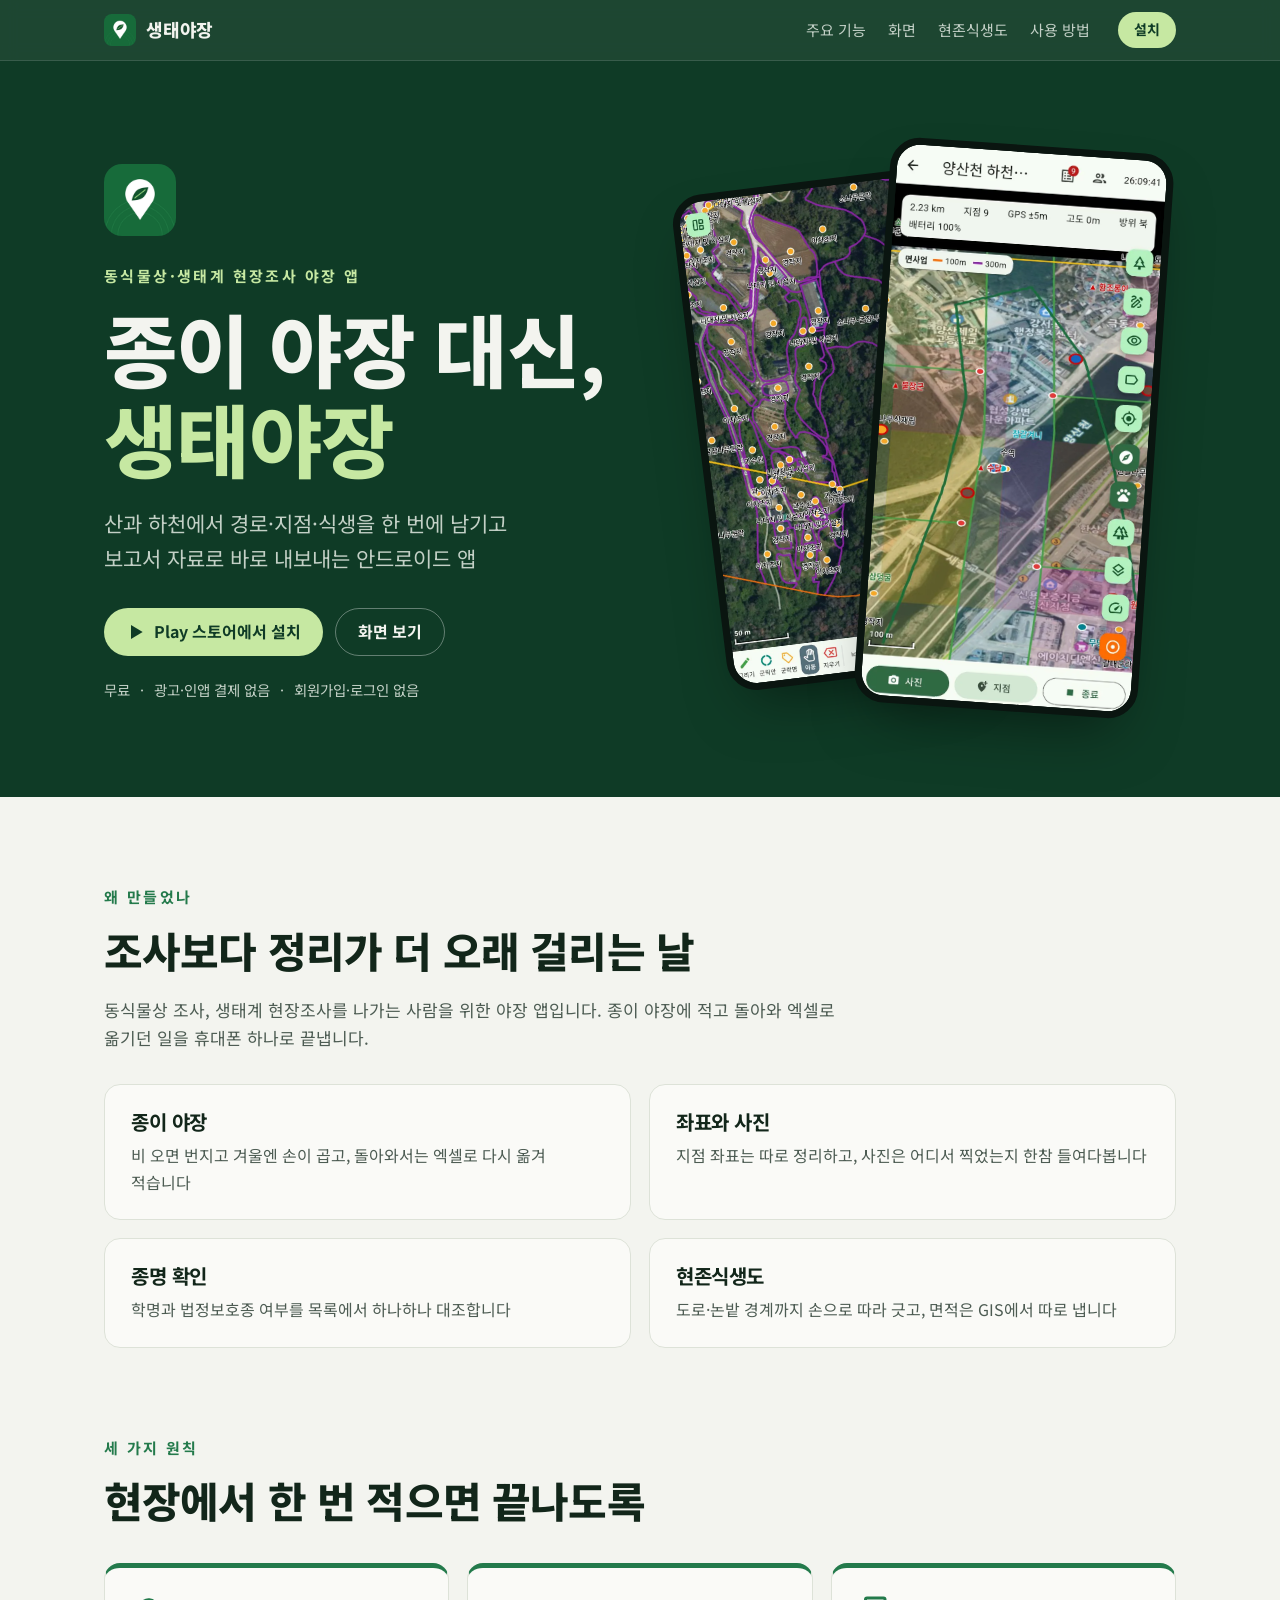
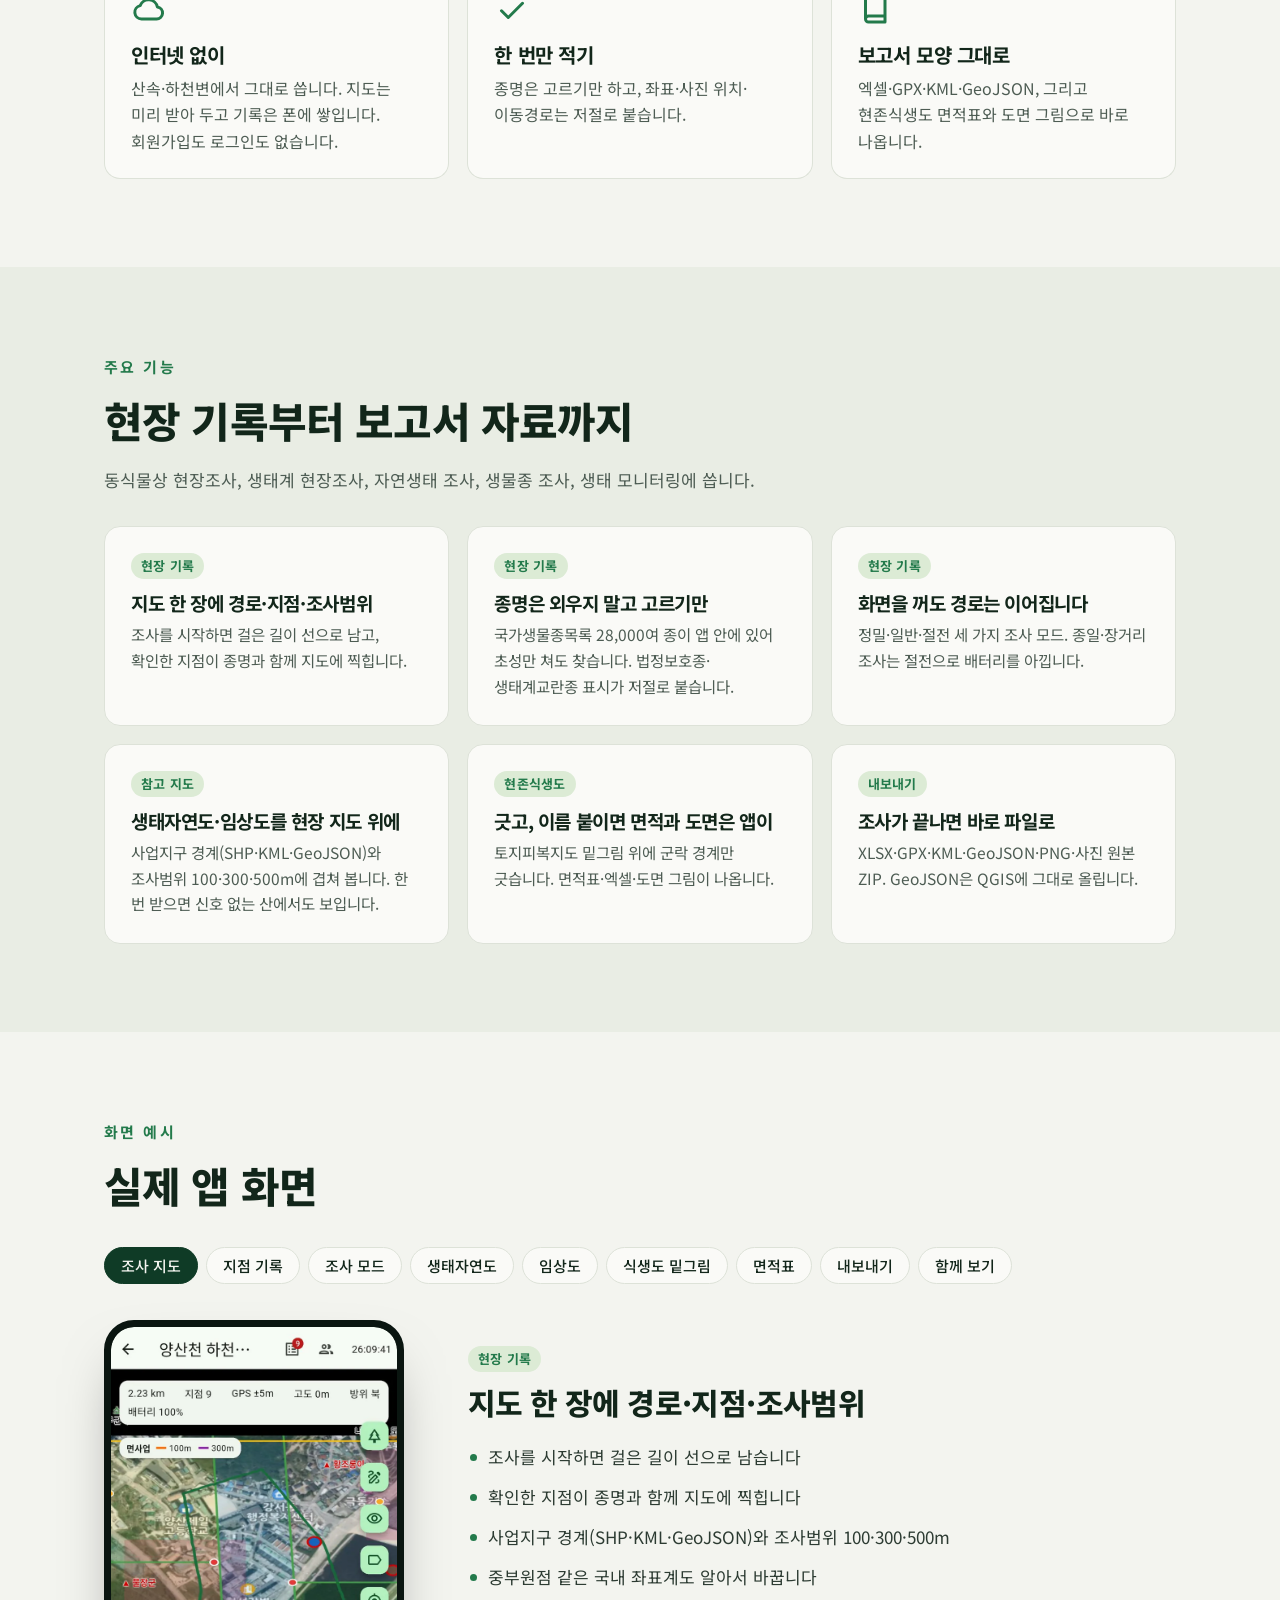
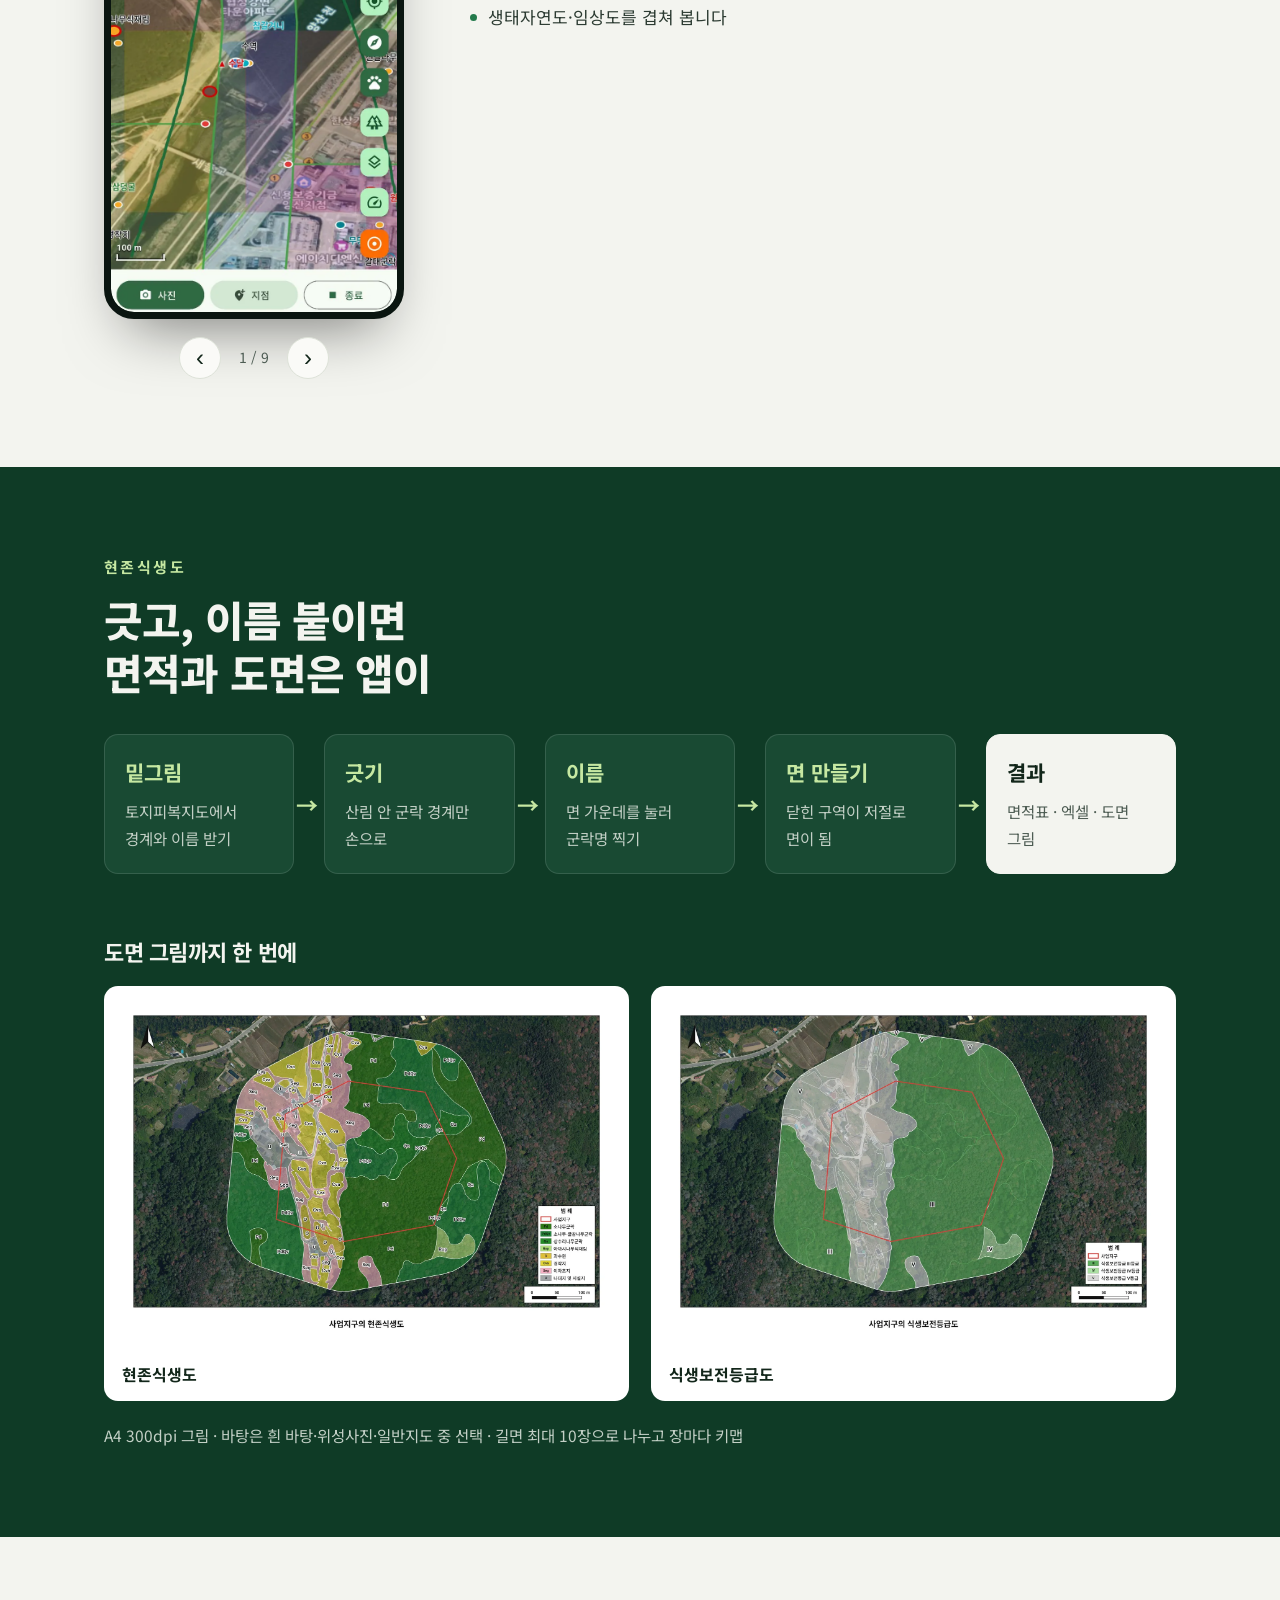
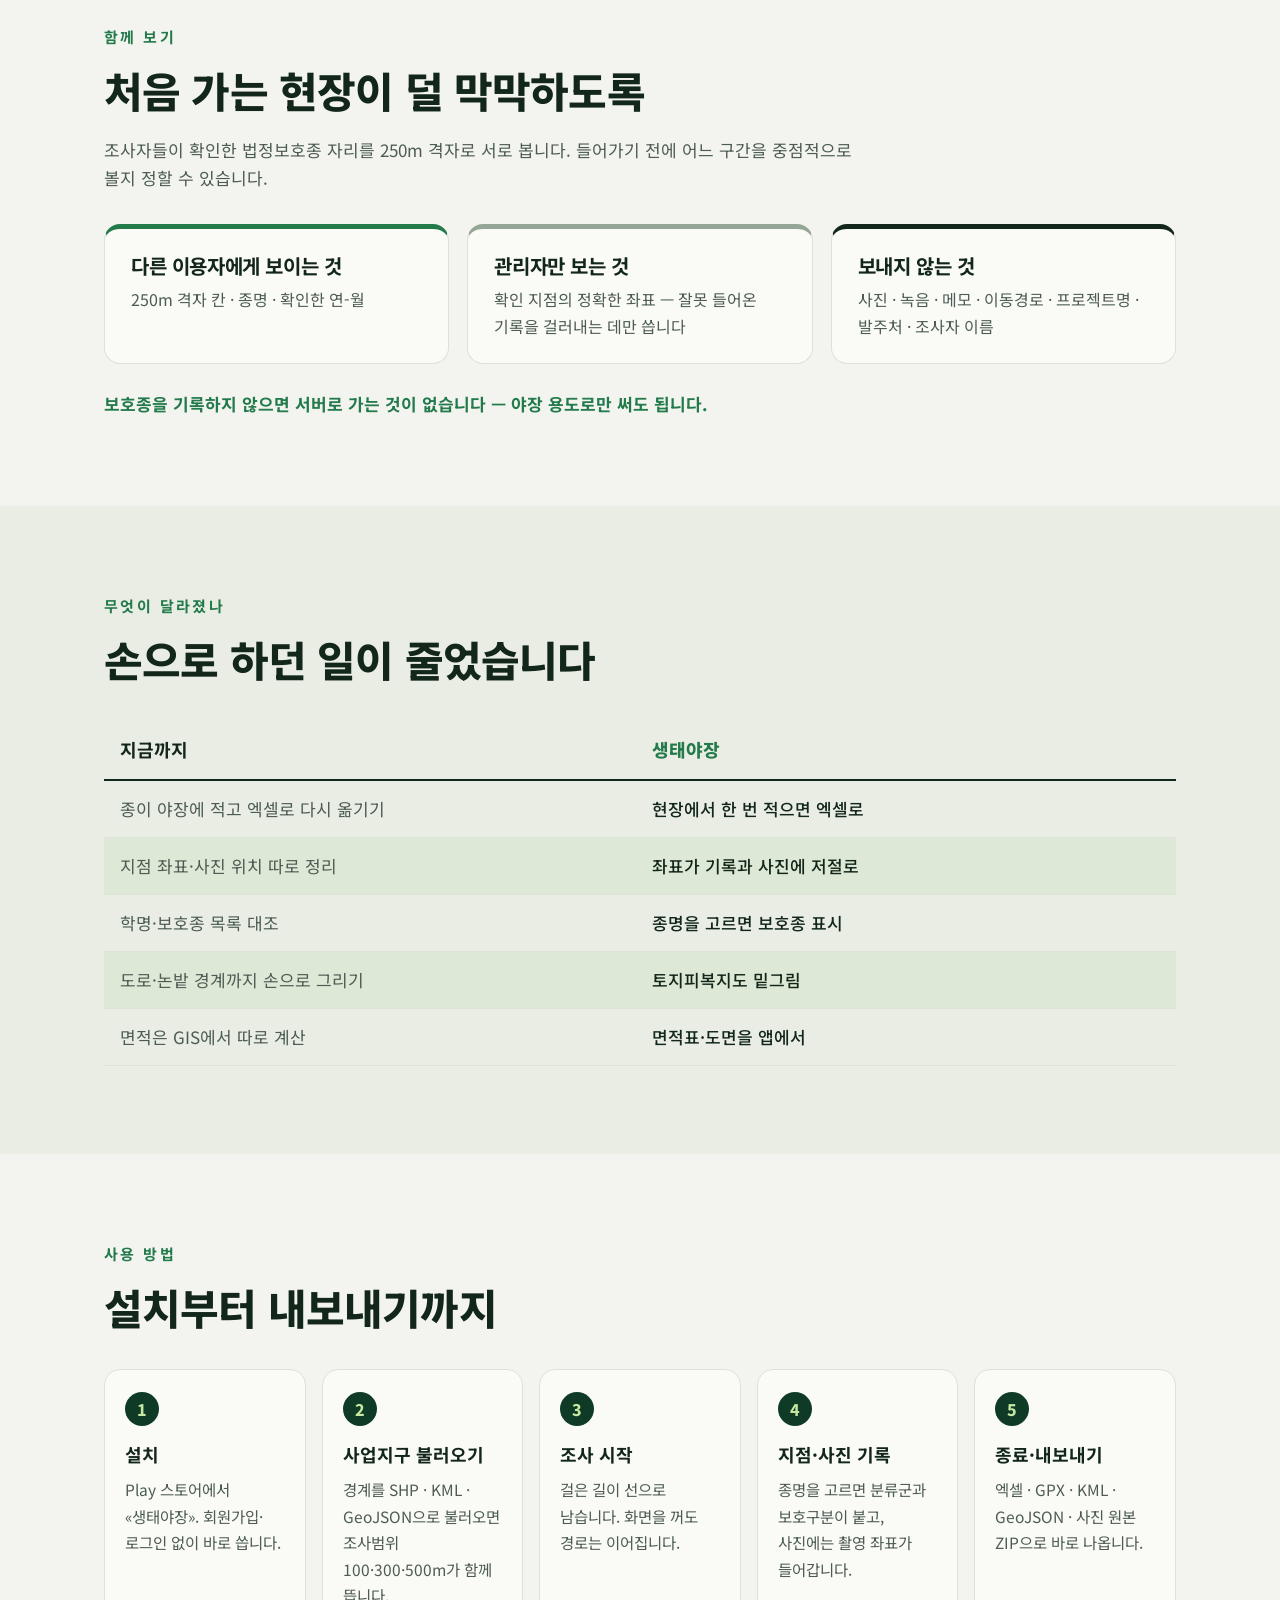
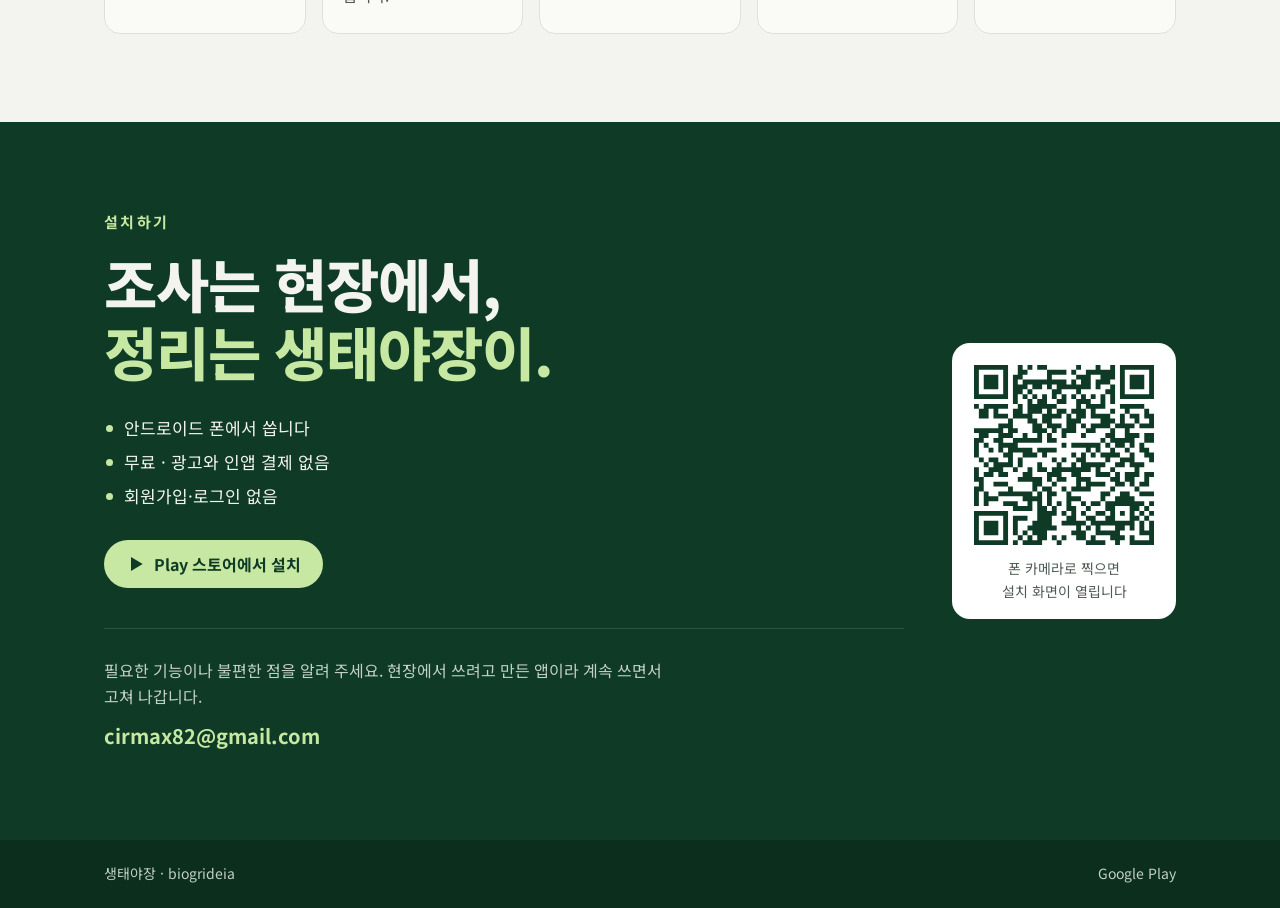
<file: index.html>
<!doctype html>
<html lang="ko">
<head>
  <meta charset="utf-8" />
  <meta name="viewport" content="width=device-width, initial-scale=1" />
  <title>생태야장 | 동식물상·생태계 현장조사 야장 앱</title>
  <meta name="description" content="동식물상 조사·생태계 현장조사용 야장 앱. 산과 하천에서 경로·지점·식생을 한 번에 남기고 엑셀·GPX·KML·GeoJSON, 현존식생도 면적표·도면으로 바로 내보냅니다. 무료 안드로이드 앱, 회원가입 없음." />
  <meta name="theme-color" content="#0f3b26" />
  <meta name="naver-site-verification" content="f7205cc907d71b152630862e773afa2a04a1718e" />
  <link rel="canonical" href="https://yajang.biogrideia.com/" />
  <link rel="icon" type="image/png" href="favicon.png" />
  <link rel="apple-touch-icon" href="apple-touch-icon.png" />

  <meta property="og:type" content="website" />
  <meta property="og:locale" content="ko_KR" />
  <meta property="og:site_name" content="생태야장" />
  <meta property="og:title" content="종이 야장 대신, 생태야장 — 동식물상·생태계 현장조사 앱" />
  <meta property="og:description" content="동식물상 조사·생태계 현장조사용 야장 앱. 산과 하천에서 경로·지점·식생을 한 번에 남기고 보고서 자료로 바로 내보냅니다." />
  <meta property="og:url" content="https://yajang.biogrideia.com/" />
  <meta property="og:image" content="https://yajang.biogrideia.com/img/og.png" />
  <meta property="og:image:width" content="1200" />
  <meta property="og:image:height" content="630" />
  <meta name="twitter:card" content="summary_large_image" />

  <link rel="preconnect" href="https://fonts.googleapis.com" />
  <link rel="preconnect" href="https://fonts.gstatic.com" crossorigin />
  <link rel="stylesheet" href="https://fonts.googleapis.com/css2?family=Noto+Sans+KR:wght@400;500;700;800&display=swap" />
  <link rel="stylesheet" href="css/style.css?v=1" />

  <script type="application/ld+json">
  {
    "@context": "https://schema.org",
    "@type": "SoftwareApplication",
    "name": "생태야장",
    "operatingSystem": "Android",
    "applicationCategory": "UtilitiesApplication",
    "description": "동식물상 조사·생태계 현장조사용 야장 앱. 산과 하천에서 경로·지점·식생을 한 번에 남기고 보고서 자료로 바로 내보내는 안드로이드 앱",
    "url": "https://yajang.biogrideia.com/",
    "downloadUrl": "https://play.google.com/store/apps/details?id=com.biogrideia.field",
    "offers": { "@type": "Offer", "price": "0", "priceCurrency": "KRW" }
  }
  </script>
</head>
<body>
  <a class="skip" href="#main">본문 바로가기</a>

  <header class="top">
    <div class="wrap top-in">
      <a class="brand" href="#top" aria-label="생태야장 처음으로">
        <img src="img/icon-192.png" width="32" height="32" alt="" />
        <span>생태야장</span>
      </a>
      <nav class="nav" aria-label="페이지 안 이동">
        <a href="#features">주요 기능</a>
        <a href="#screens">화면</a>
        <a href="#vegetation">현존식생도</a>
        <a href="#howto">사용 방법</a>
      </nav>
      <a class="btn btn-sm btn-dark" href="#install">설치</a>
    </div>
  </header>

  <main id="main">
    <!-- 첫 화면 -->
    <section class="hero" id="top">
      <div class="wrap hero-in">
        <div class="hero-text">
          <img class="hero-icon" src="img/icon-192.png" width="72" height="72" alt="생태야장 앱 아이콘" />
          <p class="eyebrow eyebrow-light">동식물상·생태계 현장조사 야장 앱</p>
          <h1>종이 야장 대신,<br /><em>생태야장</em></h1>
          <p class="lead">산과 하천에서 경로·지점·식생을 한 번에 남기고<br class="br-wide" /> 보고서 자료로 바로 내보내는 안드로이드 앱</p>
          <div class="cta">
            <a class="btn btn-play" href="https://play.google.com/store/apps/details?id=com.biogrideia.field" target="_blank" rel="noopener">
              <svg viewBox="0 0 24 24" width="20" height="20" aria-hidden="true"><path d="M6 3.5v17l14-8.5z" fill="currentColor"/></svg>
              Play 스토어에서 설치
            </a>
            <a class="btn btn-ghost" href="#screens">화면 보기</a>
          </div>
          <ul class="facts">
            <li>무료</li><li>광고·인앱 결제 없음</li><li>회원가입·로그인 없음</li>
          </ul>
        </div>
        <div class="hero-phones" aria-hidden="true">
          <div class="phone phone-back"><img src="img/screen-landcover.webp" width="720" height="1436" alt="" /></div>
          <div class="phone phone-front"><img src="img/screen-map.webp" width="720" height="1436" alt="" fetchpriority="high" /></div>
        </div>
      </div>
    </section>

    <!-- 왜 만들었나 -->
    <section class="sec" id="why">
      <div class="wrap">
        <p class="eyebrow">왜 만들었나</p>
        <h2>조사보다 정리가 더 오래 걸리는 날</h2>
        <p class="intro">동식물상 조사, 생태계 현장조사를 나가는 사람을 위한 야장 앱입니다. 종이 야장에 적고 돌아와 엑셀로 옮기던 일을 휴대폰 하나로 끝냅니다.</p>
        <div class="grid grid-2">
          <article class="card"><h3>종이 야장</h3><p>비 오면 번지고 겨울엔 손이 곱고, 돌아와서는 엑셀로 다시 옮겨 적습니다</p></article>
          <article class="card"><h3>좌표와 사진</h3><p>지점 좌표는 따로 정리하고, 사진은 어디서 찍었는지 한참 들여다봅니다</p></article>
          <article class="card"><h3>종명 확인</h3><p>학명과 법정보호종 여부를 목록에서 하나하나 대조합니다</p></article>
          <article class="card"><h3>현존식생도</h3><p>도로·논밭 경계까지 손으로 따라 긋고, 면적은 GIS에서 따로 냅니다</p></article>
        </div>
      </div>
    </section>

    <!-- 세 가지 원칙 -->
    <section class="sec sec-tight" id="principles">
      <div class="wrap">
        <p class="eyebrow">세 가지 원칙</p>
        <h2>현장에서 한 번 적으면 끝나도록</h2>
        <div class="grid grid-3">
          <article class="card card-top">
            <svg class="ico" viewBox="0 0 24 24" aria-hidden="true"><path d="M7 18h10a4 4 0 0 0 .6-7.96A6 6 0 0 0 6.1 9.1 4.5 4.5 0 0 0 7 18z"/></svg>
            <h3>인터넷 없이</h3>
            <p>산속·하천변에서 그대로 씁니다. 지도는 미리 받아 두고 기록은 폰에 쌓입니다. 회원가입도 로그인도 없습니다.</p>
          </article>
          <article class="card card-top">
            <svg class="ico" viewBox="0 0 24 24" aria-hidden="true"><path d="M5 12.5l4.5 4.5L19 7.5"/></svg>
            <h3>한 번만 적기</h3>
            <p>종명은 고르기만 하고, 좌표·사진 위치·이동경로는 저절로 붙습니다.</p>
          </article>
          <article class="card card-top">
            <svg class="ico" viewBox="0 0 24 24" aria-hidden="true"><path d="M6 4h11a1 1 0 0 1 1 1v15H7a2 2 0 0 1-2-2V5a1 1 0 0 1 1-1zM5 18a2 2 0 0 1 2-2h11"/></svg>
            <h3>보고서 모양 그대로</h3>
            <p>엑셀·GPX·KML·GeoJSON, 그리고 현존식생도 면적표와 도면 그림으로 바로 나옵니다.</p>
          </article>
        </div>
      </div>
    </section>

    <!-- 주요 기능 -->
    <section class="sec sec-alt" id="features">
      <div class="wrap">
        <p class="eyebrow">주요 기능</p>
        <h2>현장 기록부터 보고서 자료까지</h2>
        <p class="intro">동식물상 현장조사, 생태계 현장조사, 자연생태 조사, 생물종 조사, 생태 모니터링에 씁니다.</p>
        <div class="grid grid-3 features">
          <article class="feat">
            <span class="tag">현장 기록</span>
            <h3>지도 한 장에 경로·지점·조사범위</h3>
            <p>조사를 시작하면 걸은 길이 선으로 남고, 확인한 지점이 종명과 함께 지도에 찍힙니다.</p>
          </article>
          <article class="feat">
            <span class="tag">현장 기록</span>
            <h3>종명은 외우지 말고 고르기만</h3>
            <p>국가생물종목록 28,000여 종이 앱 안에 있어 초성만 쳐도 찾습니다. 법정보호종·생태계교란종 표시가 저절로 붙습니다.</p>
          </article>
          <article class="feat">
            <span class="tag">현장 기록</span>
            <h3>화면을 꺼도 경로는 이어집니다</h3>
            <p>정밀·일반·절전 세 가지 조사 모드. 종일·장거리 조사는 절전으로 배터리를 아낍니다.</p>
          </article>
          <article class="feat">
            <span class="tag">참고 지도</span>
            <h3>생태자연도·임상도를 현장 지도 위에</h3>
            <p>사업지구 경계(SHP·KML·GeoJSON)와 조사범위 100·300·500m에 겹쳐 봅니다. 한 번 받으면 신호 없는 산에서도 보입니다.</p>
          </article>
          <article class="feat">
            <span class="tag">현존식생도</span>
            <h3>긋고, 이름 붙이면 면적과 도면은 앱이</h3>
            <p>토지피복지도 밑그림 위에 군락 경계만 긋습니다. 면적표·엑셀·도면 그림이 나옵니다.</p>
          </article>
          <article class="feat">
            <span class="tag">내보내기</span>
            <h3>조사가 끝나면 바로 파일로</h3>
            <p>XLSX·GPX·KML·GeoJSON·PNG·사진 원본 ZIP. GeoJSON은 QGIS에 그대로 올립니다.</p>
          </article>
        </div>
      </div>
    </section>

    <!-- 화면 예시 -->
    <section class="sec" id="screens">
      <div class="wrap">
        <p class="eyebrow">화면 예시</p>
        <h2>실제 앱 화면</h2>
        <div class="viewer" data-viewer>
          <div class="tabs" role="tablist" aria-label="앱 화면 고르기">
            <button role="tab" id="t-map" aria-controls="viewer-panel" aria-selected="true" data-shot="map">조사 지도</button>
            <button role="tab" id="t-point" aria-controls="viewer-panel" aria-selected="false" tabindex="-1" data-shot="point">지점 기록</button>
            <button role="tab" id="t-mode" aria-controls="viewer-panel" aria-selected="false" tabindex="-1" data-shot="mode">조사 모드</button>
            <button role="tab" id="t-ecozone" aria-controls="viewer-panel" aria-selected="false" tabindex="-1" data-shot="ecozone">생태자연도</button>
            <button role="tab" id="t-forest" aria-controls="viewer-panel" aria-selected="false" tabindex="-1" data-shot="forest">임상도</button>
            <button role="tab" id="t-landcover" aria-controls="viewer-panel" aria-selected="false" tabindex="-1" data-shot="landcover">식생도 밑그림</button>
            <button role="tab" id="t-area" aria-controls="viewer-panel" aria-selected="false" tabindex="-1" data-shot="area">면적표</button>
            <button role="tab" id="t-export" aria-controls="viewer-panel" aria-selected="false" tabindex="-1" data-shot="export">내보내기</button>
            <button role="tab" id="t-grid" aria-controls="viewer-panel" aria-selected="false" tabindex="-1" data-shot="grid">함께 보기</button>
          </div>

          <div class="viewer-body" id="viewer-panel" role="tabpanel" aria-labelledby="t-map">
            <div class="viewer-shot">
              <div class="phone"><img id="viewer-img" src="img/screen-map.webp" width="720" height="1436" alt="조사 지도 화면" /></div>
              <div class="viewer-nav">
                <button type="button" class="round" data-step="-1" aria-label="이전 화면">‹</button>
                <span id="viewer-count" aria-live="polite">1 / 9</span>
                <button type="button" class="round" data-step="1" aria-label="다음 화면">›</button>
              </div>
            </div>
            <div class="viewer-text">
              <!-- 화면마다 하나씩, JS가 고른 것만 보입니다 -->
              <div class="shot" data-for="map" data-img="img/screen-map.webp" data-alt="조사 지도 화면">
                <p class="tag">현장 기록</p>
                <h3>지도 한 장에 경로·지점·조사범위</h3>
                <ul class="dots">
                  <li>조사를 시작하면 걸은 길이 선으로 남습니다</li>
                  <li>확인한 지점이 종명과 함께 지도에 찍힙니다</li>
                  <li>사업지구 경계(SHP·KML·GeoJSON)와 조사범위 100·300·500m</li>
                  <li>중부원점 같은 국내 좌표계도 알아서 바꿉니다</li>
                  <li>생태자연도·임상도를 겹쳐 봅니다</li>
                </ul>
              </div>
              <div class="shot" data-for="point" data-img="img/screen-point.webp" data-alt="지점 기록 화면" hidden>
                <p class="tag">현장 기록</p>
                <h3>종명은 외우지 말고 고르기만</h3>
                <ul class="dots">
                  <li>국가생물종목록 28,000여 종이 앱 안에 — 초성만 쳐도 찾습니다</li>
                  <li>분류군과 법정보호종·생태계교란종 표시가 저절로 붙습니다</li>
                  <li>앱에서 찍은 사진에 촬영 좌표가 들어갑니다</li>
                  <li>새 울음처럼 눈으로 못 본 것은 녹음으로 남깁니다</li>
                </ul>
              </div>
              <div class="shot" data-for="mode" data-img="img/screen-mode.webp" data-alt="조사 모드 고르기 화면" hidden>
                <p class="tag">현장 기록</p>
                <h3>화면을 꺼도 경로는 이어집니다</h3>
                <table class="tbl">
                  <thead><tr><th>조사 모드</th><th>기록 간격</th><th>쓰는 때</th></tr></thead>
                  <tbody>
                    <tr><td>정밀</td><td>1초 · 2m</td><td>촘촘히 봐야 할 구간</td></tr>
                    <tr><td>일반</td><td>2초 · 3m</td><td>보통 조사</td></tr>
                    <tr><td>절전</td><td>5초 · 10m</td><td>종일·장거리 조사</td></tr>
                  </tbody>
                </table>
                <p class="note">기록 중에는 «생태조사 경로 기록 중» 알림이 떠 있고, 위치 권한은 «앱 사용 중에만 허용»이면 됩니다.</p>
              </div>
              <div class="shot" data-for="ecozone" data-img="img/screen-ecozone.webp" data-alt="생태자연도를 겹친 조사 지도 화면" hidden>
                <p class="tag">참고 지도</p>
                <h3>생태자연도를 현장 지도 위에</h3>
                <ul class="dots">
                  <li>1·2등급과 별도관리지역을 사업지구 경계에서 500m까지</li>
                  <li>진하기를 옅게 하면 항공사진과 겹쳐 봅니다</li>
                  <li>한 번 받으면 폰에 남아 신호 없는 산에서도 보입니다</li>
                </ul>
              </div>
              <div class="shot" data-for="forest" data-img="img/screen-forest.webp" data-alt="임상도를 겹친 조사 지도 화면" hidden>
                <p class="tag">참고 지도</p>
                <h3>임상도를 현장 지도 위에</h3>
                <ul class="dots">
                  <li>1:5,000 도엽을 앱 안에서 받아 임상 경계·코드를 그대로</li>
                  <li>진하기를 옅게 하면 항공사진과 겹쳐 봅니다</li>
                  <li>한 번 받으면 폰에 남아 신호 없는 산에서도 보입니다</li>
                </ul>
              </div>
              <div class="shot" data-for="landcover" data-img="img/screen-landcover.webp" data-alt="토지피복지도 밑그림을 받은 현존식생도 그리기 화면" hidden>
                <p class="tag">현존식생도</p>
                <h3>밑그림은 토지피복지도에서</h3>
                <ul class="dots">
                  <li>환경부 토지피복지도(세분류) 최신판을 조사범위만큼 받아 옵니다</li>
                  <li>경작지·과수원·이차초지·수역·나대지 및 시설지 — 경계와 이름까지</li>
                  <li>산림은 활엽수림·침엽수림·혼효림으로: 그 안만 군락으로 나누면 끝</li>
                  <li>원 도면이 1:5,000이라 경계가 1~2m 어긋날 수 있습니다</li>
                </ul>
              </div>
              <div class="shot" data-for="area" data-img="img/screen-area.webp" data-alt="군락별 면적표 화면" hidden>
                <p class="tag">현존식생도</p>
                <h3>면적표는 보고서 모양 그대로</h3>
                <ul class="dots">
                  <li>군락별 면적·비율과 약어(Pd, PdQv …)</li>
                  <li>식생보전등급 기본값을 붙이고, 눌러서 고칩니다</li>
                  <li>사업지구·주변지역·광역범위로 나눈 구역별 면적</li>
                  <li>이름이 둘인 면, 이름 없는 면을 지도에서 바로 찾아 줍니다</li>
                  <li>같은 표를 엑셀로 내보냅니다</li>
                </ul>
              </div>
              <div class="shot" data-for="export" data-img="img/screen-export.webp" data-alt="내보내기 화면" hidden>
                <p class="tag">내보내기</p>
                <h3>조사가 끝나면 바로 파일로</h3>
                <table class="tbl">
                  <thead><tr><th>파일</th><th>담기는 것</th></tr></thead>
                  <tbody>
                    <tr><td>XLSX</td><td>조사목록 · 식생 면적표</td></tr>
                    <tr><td>GPX · KML</td><td>이동경로 · 기록 지점</td></tr>
                    <tr><td>GeoJSON</td><td>지점 · 스케치 선 · 군락 면 · 사업지구 경계 · 조사범위 — QGIS에 그대로</td></tr>
                    <tr><td>PNG</td><td>현존식생도 · 식생보전등급도</td></tr>
                    <tr><td>ZIP</td><td>사진 원본</td></tr>
                  </tbody>
                </table>
              </div>
              <div class="shot" data-for="grid" data-img="img/screen-grid-cell.webp" data-alt="다른 조사자가 확인한 곳을 250m 격자로 보여 주는 화면" hidden>
                <p class="tag">함께 보기</p>
                <h3>남의 기록은 격자로, 내 기록은 정확한 점으로</h3>
                <ul class="dots">
                  <li>다른 조사자의 보호종 기록은 250m 격자로만</li>
                  <li>칸을 누르면 종명·건수·연월·등급(A·B·C)</li>
                  <li>내 기록은 찍은 자리에 정확한 점과 종명으로</li>
                  <li>내가 찍은 것은 격자에서 빼서 겹치지 않습니다</li>
                </ul>
              </div>
            </div>
          </div>
        </div>
      </div>
    </section>

    <!-- 현존식생도 -->
    <section class="sec sec-dark" id="vegetation">
      <div class="wrap">
        <p class="eyebrow eyebrow-light">현존식생도</p>
        <h2>긋고, 이름 붙이면<br />면적과 도면은 앱이</h2>
        <ol class="flow">
          <li><b>밑그림</b><span>토지피복지도에서 경계와 이름 받기</span></li>
          <li><b>긋기</b><span>산림 안 군락 경계만 손으로</span></li>
          <li><b>이름</b><span>면 가운데를 눌러 군락명 찍기</span></li>
          <li><b>면 만들기</b><span>닫힌 구역이 저절로 면이 됨</span></li>
          <li class="flow-end"><b>결과</b><span>면적표 · 엑셀 · 도면 그림</span></li>
        </ol>
        <h3 class="sub">도면 그림까지 한 번에</h3>
        <div class="plans">
          <figure>
            <img src="img/plan-vegetation.webp" width="1600" height="1131" loading="lazy" alt="앱에서 내보낸 사업지구의 현존식생도 그림. 위성사진 바탕에 군락별 색과 약어, 범례, 축척이 들어가 있다" />
            <figcaption>현존식생도</figcaption>
          </figure>
          <figure>
            <img src="img/plan-grade.webp" width="1600" height="1131" loading="lazy" alt="앱에서 내보낸 사업지구의 식생보전등급도 그림. Ⅲ·Ⅳ·Ⅴ등급 구역과 범례, 축척이 들어가 있다" />
            <figcaption>식생보전등급도</figcaption>
          </figure>
        </div>
        <p class="spec">A4 300dpi 그림 · 바탕은 흰 바탕·위성사진·일반지도 중 선택 · 길면 최대 10장으로 나누고 장마다 키맵</p>
      </div>
    </section>

    <!-- 함께 보기 -->
    <section class="sec" id="share">
      <div class="wrap">
        <p class="eyebrow">함께 보기</p>
        <h2>처음 가는 현장이 덜 막막하도록</h2>
        <p class="intro">조사자들이 확인한 법정보호종 자리를 250m 격자로 서로 봅니다. 들어가기 전에 어느 구간을 중점적으로 볼지 정할 수 있습니다.</p>
        <div class="grid grid-3">
          <article class="card card-top"><h3>다른 이용자에게 보이는 것</h3><p>250m 격자 칸 · 종명 · 확인한 연-월</p></article>
          <article class="card card-top card-top-grey"><h3>관리자만 보는 것</h3><p>확인 지점의 정확한 좌표 — 잘못 들어온 기록을 걸러내는 데만 씁니다</p></article>
          <article class="card card-top card-top-dark"><h3>보내지 않는 것</h3><p>사진 · 녹음 · 메모 · 이동경로 · 프로젝트명 · 발주처 · 조사자 이름</p></article>
        </div>
        <p class="strong-note">보호종을 기록하지 않으면 서버로 가는 것이 없습니다 — 야장 용도로만 써도 됩니다.</p>
      </div>
    </section>

    <!-- 무엇이 달라졌나 -->
    <section class="sec sec-alt" id="compare">
      <div class="wrap">
        <p class="eyebrow">무엇이 달라졌나</p>
        <h2>손으로 하던 일이 줄었습니다</h2>
        <div class="compare">
          <div class="compare-row compare-head"><span>지금까지</span><span>생태야장</span></div>
          <div class="compare-row"><span>종이 야장에 적고 엑셀로 다시 옮기기</span><span>현장에서 한 번 적으면 엑셀로</span></div>
          <div class="compare-row"><span>지점 좌표·사진 위치 따로 정리</span><span>좌표가 기록과 사진에 저절로</span></div>
          <div class="compare-row"><span>학명·보호종 목록 대조</span><span>종명을 고르면 보호종 표시</span></div>
          <div class="compare-row"><span>도로·논밭 경계까지 손으로 그리기</span><span>토지피복지도 밑그림</span></div>
          <div class="compare-row"><span>면적은 GIS에서 따로 계산</span><span>면적표·도면을 앱에서</span></div>
        </div>
      </div>
    </section>

    <!-- 사용 방법 -->
    <section class="sec" id="howto">
      <div class="wrap">
        <p class="eyebrow">사용 방법</p>
        <h2>설치부터 내보내기까지</h2>
        <ol class="steps">
          <li><b>설치</b><span>Play 스토어에서 «생태야장». 회원가입·로그인 없이 바로 씁니다.</span></li>
          <li><b>사업지구 불러오기</b><span>경계를 SHP · KML · GeoJSON으로 불러오면 조사범위 100·300·500m가 함께 뜹니다.</span></li>
          <li><b>조사 시작</b><span>걸은 길이 선으로 남습니다. 화면을 꺼도 경로는 이어집니다.</span></li>
          <li><b>지점·사진 기록</b><span>종명을 고르면 분류군과 보호구분이 붙고, 사진에는 촬영 좌표가 들어갑니다.</span></li>
          <li><b>종료·내보내기</b><span>엑셀 · GPX · KML · GeoJSON · 사진 원본 ZIP으로 바로 나옵니다.</span></li>
        </ol>
      </div>
    </section>

    <!-- 설치·문의 -->
    <section class="sec sec-dark install" id="install">
      <div class="wrap install-in">
        <div class="install-text">
          <p class="eyebrow eyebrow-light">설치하기</p>
          <h2>조사는 현장에서,<br /><em>정리는 생태야장이.</em></h2>
          <ul class="facts facts-list">
            <li>안드로이드 폰에서 씁니다</li>
            <li>무료 · 광고와 인앱 결제 없음</li>
            <li>회원가입·로그인 없음</li>
          </ul>
          <div class="cta">
            <a class="btn btn-play" href="https://play.google.com/store/apps/details?id=com.biogrideia.field" target="_blank" rel="noopener">
              <svg viewBox="0 0 24 24" width="20" height="20" aria-hidden="true"><path d="M6 3.5v17l14-8.5z" fill="currentColor"/></svg>
              Play 스토어에서 설치
            </a>
          </div>
          <div class="contact">
            <p>필요한 기능이나 불편한 점을 알려 주세요. 현장에서 쓰려고 만든 앱이라 계속 쓰면서 고쳐 나갑니다.</p>
            <a class="mail" href="mailto:cirmax82@gmail.com">cirmax82@gmail.com</a>
          </div>
        </div>
        <figure class="qr">
          <img src="img/qr-play.svg" width="180" height="180" alt="Play 스토어 생태야장 설치 주소 QR 코드" />
          <figcaption>폰 카메라로 찍으면<br />설치 화면이 열립니다</figcaption>
        </figure>
      </div>
    </section>
  </main>

  <footer class="foot">
    <div class="wrap foot-in">
      <span>생태야장 · biogrideia</span>
      <a href="https://play.google.com/store/apps/details?id=com.biogrideia.field" target="_blank" rel="noopener">Google Play</a>
    </div>
  </footer>

  <script src="js/app.js?v=1"></script>
</body>
</html>
</file>
<file: css/style.css>
:root {
  --bg: #f3f4ef;
  --bg-alt: #e9ede4;
  --card: #fafaf7;
  --line: #dde2d8;
  --ink: #12261a;
  --muted: #4d5c53;
  --green: #237a4b;
  --dark: #0f3b26;
  --dark-card: #194a33;
  --dark-line: rgba(255, 255, 255, 0.12);
  --on-dark: #f3f4ef;
  --on-dark-muted: #c3d0c6;
  --accent: #c6e8a2;
  --row: #e5ece1;
  --radius: 16px;
  --wrap: 1120px;
  color-scheme: light;
}

* { box-sizing: border-box; }
html { scroll-padding-top: 76px; -webkit-text-size-adjust: 100%; }
@media (prefers-reduced-motion: no-preference) { html { scroll-behavior: smooth; } }
body {
  margin: 0;
  background: var(--bg);
  color: var(--ink);
  font-family: "Noto Sans KR", system-ui, -apple-system, "Malgun Gothic", sans-serif;
  font-size: 16px;
  line-height: 1.65;
  word-break: keep-all;
  overflow-wrap: break-word;
}
img { max-width: 100%; height: auto; }
a { color: inherit; }
h1, h2, h3 { margin: 0; line-height: 1.25; letter-spacing: -0.02em; }
p { margin: 0; }

.wrap { width: 100%; max-width: var(--wrap); margin: 0 auto; padding: 0 24px; }
@media (max-width: 600px) { .wrap { padding: 0 16px; } }

.skip { position: absolute; left: -9999px; top: 8px; z-index: 100; background: var(--accent); color: var(--dark); padding: 8px 14px; border-radius: 8px; }
.skip:focus { left: 8px; }
:focus-visible { outline: 3px solid #6fbf73; outline-offset: 2px; }

/* 버튼 */
.btn {
  display: inline-flex; align-items: center; justify-content: center; gap: 8px;
  min-height: 48px; padding: 0 22px; border-radius: 999px;
  font-weight: 700; font-size: 16px; text-decoration: none; white-space: nowrap;
  transition: transform .15s ease, background-color .15s ease;
}
.btn:hover { transform: translateY(-1px); }
.btn-play { background: var(--accent); color: var(--dark); }
.btn-play:hover { background: #d6f0b9; }
.btn-ghost { border: 1px solid rgba(255, 255, 255, .35); color: var(--on-dark); }
.btn-ghost:hover { background: rgba(255, 255, 255, .08); }
.btn-sm { min-height: 36px; padding: 0 16px; font-size: 14px; }
.btn-dark { background: var(--accent); color: var(--dark); }

/* 머리띠 */
.top { position: sticky; top: 0; z-index: 50; background: rgba(15, 59, 38, .94); color: var(--on-dark); backdrop-filter: blur(8px); -webkit-backdrop-filter: blur(8px); border-bottom: 1px solid var(--dark-line); }
.top-in { display: flex; align-items: center; gap: 24px; height: 60px; }
.brand { display: inline-flex; align-items: center; gap: 10px; text-decoration: none; font-weight: 800; font-size: 18px; letter-spacing: -0.01em; }
.brand img { border-radius: 8px; }
.nav { display: flex; gap: 22px; margin-left: auto; font-size: 15px; }
.nav a { text-decoration: none; color: var(--on-dark-muted); }
.nav a:hover { color: var(--on-dark); }
.top .btn { margin-left: 4px; }
@media (max-width: 760px) {
  .nav { display: none; }
  .top .btn { margin-left: auto; }
}

/* 첫 화면 */
.hero { background: var(--dark); color: var(--on-dark); overflow: hidden; }
.hero-in { display: grid; grid-template-columns: 1.05fr .95fr; gap: 32px; align-items: center; padding-top: 72px; padding-bottom: 64px; }
.hero-icon { border-radius: 18px; margin-bottom: 28px; display: block; }
.eyebrow { font-size: 15px; font-weight: 700; letter-spacing: .16em; color: var(--green); margin-bottom: 14px; }
.eyebrow-light { color: var(--accent); }
.hero h1 { font-size: clamp(42px, 7.4vw, 80px); font-weight: 800; line-height: 1.12; margin-bottom: 24px; }
.hero h1 em, .install h2 em { font-style: normal; color: var(--accent); }
.lead { font-size: clamp(17px, 2vw, 21px); color: var(--on-dark-muted); margin-bottom: 32px; }
.cta { display: flex; flex-wrap: wrap; gap: 12px; }
.facts { list-style: none; padding: 0; margin: 22px 0 0; display: flex; flex-wrap: wrap; gap: 4px 0; font-size: 14.5px; color: var(--on-dark-muted); }
.facts li + li::before { content: "·"; margin: 0 10px; }

.hero-phones { position: relative; height: clamp(380px, 100vw, 600px); }
.phone {
  aspect-ratio: 720 / 1436;
  border: 7px solid #0a1510; border-radius: 30px; background: #0a1510;
  overflow: hidden; box-shadow: 0 30px 60px -24px rgba(0, 0, 0, .5);
}
.phone img { display: block; width: 100%; height: 100%; object-fit: cover; border-radius: 23px; }
.hero .phone { position: absolute; }
.phone-front { width: clamp(168px, 46vw, 284px); right: 4%; top: 12px; transform: rotate(4deg); }
.phone-back { width: clamp(150px, 41vw, 250px); right: 46%; top: 48px; transform: rotate(-7deg); }
@media (max-width: 860px) {
  .hero-in { grid-template-columns: 1fr; padding-top: 48px; padding-bottom: 32px; gap: 40px; }
  .hero-icon { width: 60px; height: 60px; margin-bottom: 22px; }
  .phone-front { right: max(4%, calc(50% - 290px)); }
  .phone-back { right: auto; left: max(4%, calc(50% - 290px)); }
  .br-wide { display: none; }
}

/* 공통 구획 */
.sec { padding: 88px 0; }
.sec-tight { padding-top: 0; }
.sec-alt { background: var(--bg-alt); }
.sec-dark { background: var(--dark); color: var(--on-dark); }
.sec h2 { font-size: clamp(27px, 4.4vw, 42px); font-weight: 800; margin-bottom: 36px; }
.intro { color: var(--muted); font-size: 17px; max-width: 760px; margin: -16px 0 32px; }
@media (max-width: 600px) { .sec { padding: 60px 0; } .sec-tight { padding-top: 0; } }

.grid { display: grid; gap: 18px; }
.grid-2 { grid-template-columns: repeat(2, 1fr); }
.grid-3 { grid-template-columns: repeat(3, 1fr); }
@media (max-width: 760px) { .grid-2, .grid-3 { grid-template-columns: 1fr; } }

.card { background: var(--card); border: 1px solid var(--line); border-radius: var(--radius); padding: 24px 26px; }
.card h3 { font-size: 20px; font-weight: 700; margin-bottom: 8px; }
.card p { color: var(--muted); }
.card-top { border-top: 5px solid var(--green); }
.card-top-grey { border-top-color: #95a596; }
.card-top-dark { border-top-color: var(--ink); }
.ico { width: 36px; height: 36px; fill: none; stroke: var(--green); stroke-width: 2; stroke-linecap: round; stroke-linejoin: round; margin-bottom: 14px; display: block; }
.strong-note { margin-top: 26px; font-weight: 700; color: var(--green); font-size: 17px; }

/* 주요 기능 */
.feat { background: var(--card); border: 1px solid var(--line); border-radius: var(--radius); padding: 24px 26px 26px; }
.feat h3 { font-size: 19px; font-weight: 700; margin: 12px 0 8px; }
.feat p { color: var(--muted); font-size: 15.5px; }
.tag { display: inline-block; font-size: 13px; font-weight: 700; color: var(--green); background: #dcebd5; border-radius: 999px; padding: 2px 10px; letter-spacing: .02em; }
@media (min-width: 761px) and (max-width: 980px) { .features { grid-template-columns: repeat(2, 1fr); } }

/* 화면 예시 */
.tabs { display: flex; flex-wrap: wrap; gap: 8px; margin-bottom: 36px; }
.tabs button {
  font: inherit; font-size: 15px; font-weight: 500; line-height: 1;
  padding: 10px 16px; border-radius: 999px; cursor: pointer;
  border: 1px solid var(--line); background: var(--card); color: var(--ink);
}
.tabs button:hover { border-color: #a9b8ab; }
.tabs button[aria-selected="true"] { background: var(--dark); border-color: var(--dark); color: var(--on-dark); }
.viewer-body { display: grid; grid-template-columns: 300px 1fr; gap: 64px; align-items: start; }
.viewer-shot .phone { width: 300px; }
.viewer-nav { display: flex; align-items: center; justify-content: center; gap: 18px; margin-top: 18px; color: var(--muted); font-size: 14px; font-variant-numeric: tabular-nums; }
.round { width: 42px; height: 42px; border-radius: 50%; border: 1px solid var(--line); background: var(--card); color: var(--ink); font-size: 24px; line-height: 1; cursor: pointer; }
.round:hover { border-color: #a9b8ab; }
.shot h3 { font-size: clamp(23px, 3vw, 30px); font-weight: 800; margin: 12px 0 22px; }
.shot .tag { margin: 0; }
.viewer-text { padding-top: 24px; }
@media (max-width: 860px) {
  .viewer-body { grid-template-columns: 1fr; gap: 28px; }
  .viewer-shot .phone { width: min(250px, 68vw); margin: 0 auto; }
  .viewer-text { padding-top: 0; }
  .tabs { margin-bottom: 28px; }
  .tabs button { font-size: 14px; padding: 9px 13px; }
}

.dots { list-style: none; padding: 0; margin: 0; display: grid; gap: 12px; }
.dots li { position: relative; padding-left: 20px; font-size: 17px; color: #2c3b32; }
.dots li::before { content: ""; position: absolute; left: 2px; top: .62em; width: 7px; height: 7px; border-radius: 50%; background: var(--green); }

.tbl { width: 100%; border-collapse: collapse; font-size: 16px; }
.tbl th { text-align: left; font-weight: 700; padding: 10px 12px; border-bottom: 2px solid var(--ink); }
.tbl td { padding: 11px 12px; border-bottom: 1px solid var(--line); vertical-align: top; }
.tbl tbody tr:nth-child(even) { background: var(--row); }
.tbl td:first-child { white-space: nowrap; font-weight: 500; }
.note { margin-top: 18px; color: var(--muted); font-size: 15.5px; }
@media (max-width: 600px) { .tbl { font-size: 15px; } .tbl th, .tbl td { padding: 9px 8px; } }

/* 현존식생도 */
.flow { list-style: none; padding: 0; margin: 0 0 64px; display: grid; grid-template-columns: repeat(5, 1fr); gap: 30px; }
.flow li { position: relative; background: var(--dark-card); border: 1px solid var(--dark-line); border-radius: 14px; padding: 20px 20px 22px; }
.flow b { display: block; font-size: 21px; color: var(--accent); margin-bottom: 8px; }
.flow span { color: var(--on-dark-muted); font-size: 15.5px; }
.flow li:not(:last-child)::after { content: "→"; position: absolute; right: -25px; top: 50%; transform: translateY(-50%); color: var(--accent); font-size: 22px; font-weight: 700; }
.flow .flow-end { background: var(--on-dark); border-color: var(--on-dark); }
.flow .flow-end b { color: var(--ink); }
.flow .flow-end span { color: var(--muted); }
@media (max-width: 900px) {
  .flow { grid-template-columns: 1fr; gap: 26px; }
  .flow li { display: flex; align-items: baseline; gap: 14px; padding: 15px 18px; }
  .flow b { margin: 0; min-width: 88px; font-size: 18px; }
  .flow li:not(:last-child)::after { content: "↓"; right: auto; left: 50%; top: auto; bottom: -26px; transform: translateX(-50%); font-size: 18px; }
}
.sec-dark .sub { font-size: 22px; font-weight: 700; margin-bottom: 20px; }
.plans { display: grid; grid-template-columns: repeat(2, 1fr); gap: 22px; margin: 0; }
.plans figure { margin: 0; background: #fff; border-radius: 14px; padding: 14px 14px 12px; }
.plans img { display: block; width: 100%; border-radius: 4px; }
.plans figcaption { color: var(--ink); font-weight: 700; padding: 10px 4px 2px; }
.spec { margin-top: 22px; color: var(--on-dark-muted); font-size: 15.5px; }
@media (max-width: 760px) { .plans { grid-template-columns: 1fr; } }

/* 무엇이 달라졌나 */
.compare-row { display: grid; grid-template-columns: 1fr 1fr; gap: 24px; padding: 14px 16px; border-bottom: 1px solid var(--line); font-size: 17px; }
.compare-row span:first-child { color: var(--muted); }
.compare-row span:last-child { font-weight: 500; }
.compare-row:nth-child(odd):not(.compare-head) { background: #dde8d6; }
.compare-head { font-weight: 700; border-bottom: 2px solid var(--ink); font-size: 18px; }
.compare-head span:first-child { color: var(--ink); }
.compare-head span:last-child { color: var(--green); font-weight: 800; }
@media (max-width: 600px) { .compare-row { gap: 14px; padding: 12px 10px; font-size: 15.5px; } }

/* 사용 방법 */
.steps { list-style: none; padding: 0; margin: 0; display: grid; grid-template-columns: repeat(5, 1fr); gap: 16px; counter-reset: step; }
.steps li { counter-increment: step; background: var(--card); border: 1px solid var(--line); border-radius: var(--radius); padding: 22px 20px 24px; }
.steps li::before {
  content: counter(step); display: grid; place-items: center;
  width: 34px; height: 34px; border-radius: 50%; margin-bottom: 14px;
  background: var(--dark); color: var(--accent); font-weight: 800; font-size: 16px;
}
.steps b { display: block; font-size: 18px; margin-bottom: 6px; }
.steps span { color: var(--muted); font-size: 15.5px; }
@media (max-width: 980px) {
  .steps { grid-template-columns: 1fr; gap: 12px; }
  .steps li { display: grid; grid-template-columns: 34px 1fr; column-gap: 16px; padding: 18px 20px; }
  .steps li::before { grid-row: span 2; margin: 0; }
}

/* 설치·문의 */
.install-in { display: grid; grid-template-columns: 1fr auto; gap: 48px; align-items: center; }
.install h2 { font-size: clamp(32px, 5.6vw, 58px); line-height: 1.18; margin-bottom: 28px; }
.facts-list { flex-direction: column; gap: 6px; margin: 0 0 30px; font-size: 17px; color: var(--on-dark); }
.facts-list li { padding-left: 20px; position: relative; }
.facts-list li::before, .facts-list li + li::before { content: ""; position: absolute; left: 2px; top: .66em; width: 7px; height: 7px; margin: 0; border-radius: 50%; background: var(--accent); }
.contact { margin-top: 40px; padding-top: 28px; border-top: 1px solid var(--dark-line); }
.contact p { color: var(--on-dark-muted); max-width: 560px; margin-bottom: 10px; }
.mail { font-size: 20px; font-weight: 700; color: var(--accent); text-decoration: none; }
.mail:hover { text-decoration: underline; }
.qr { margin: 0; background: #fff; border-radius: 18px; padding: 22px 22px 16px; text-align: center; color: var(--muted); font-size: 14px; }
.qr img { display: block; width: 180px; height: 180px; margin: 0 auto 12px; }
@media (max-width: 760px) {
  .install-in { grid-template-columns: 1fr; }
  .qr { display: none; }
}

.foot { background: #0b2e1d; color: var(--on-dark-muted); font-size: 14px; }
.foot-in { display: flex; justify-content: space-between; gap: 16px; padding-top: 22px; padding-bottom: 22px; }
.foot a { text-decoration: none; }
.foot a:hover { color: var(--on-dark); }
</file>
